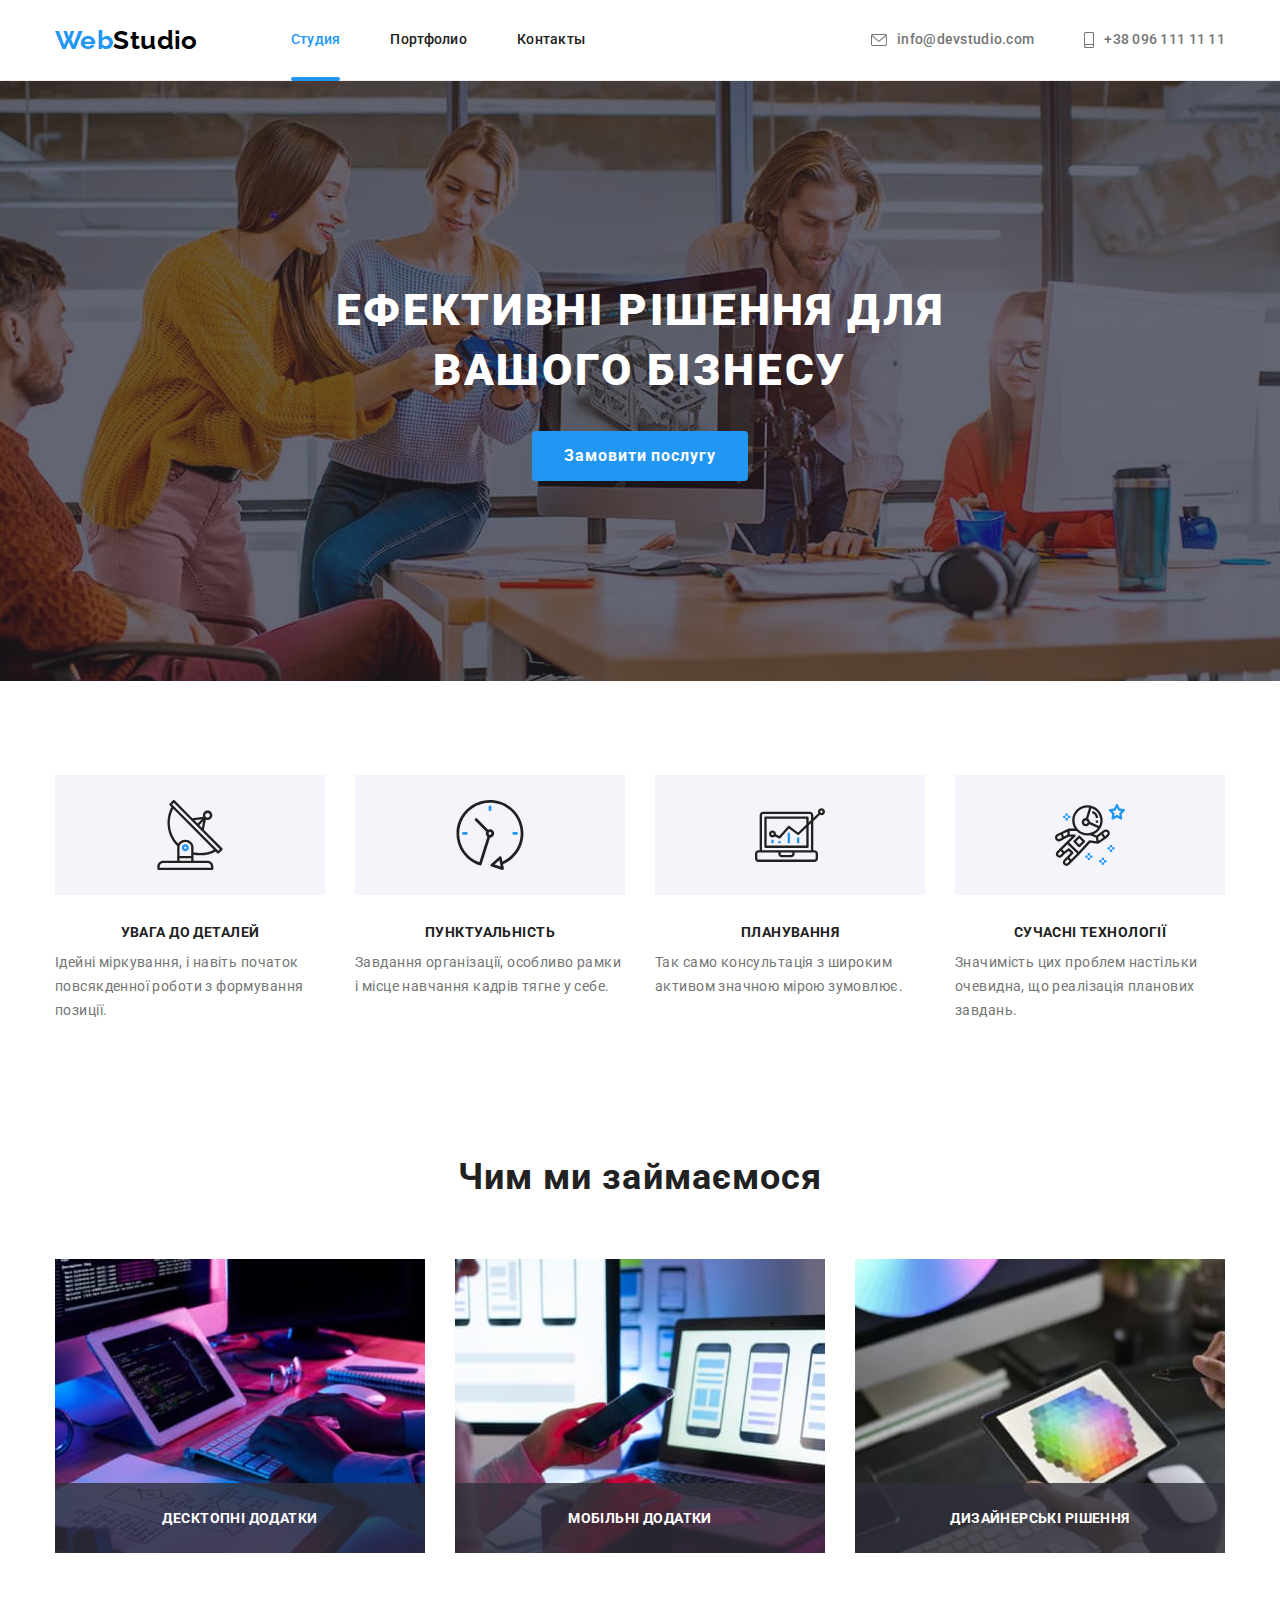
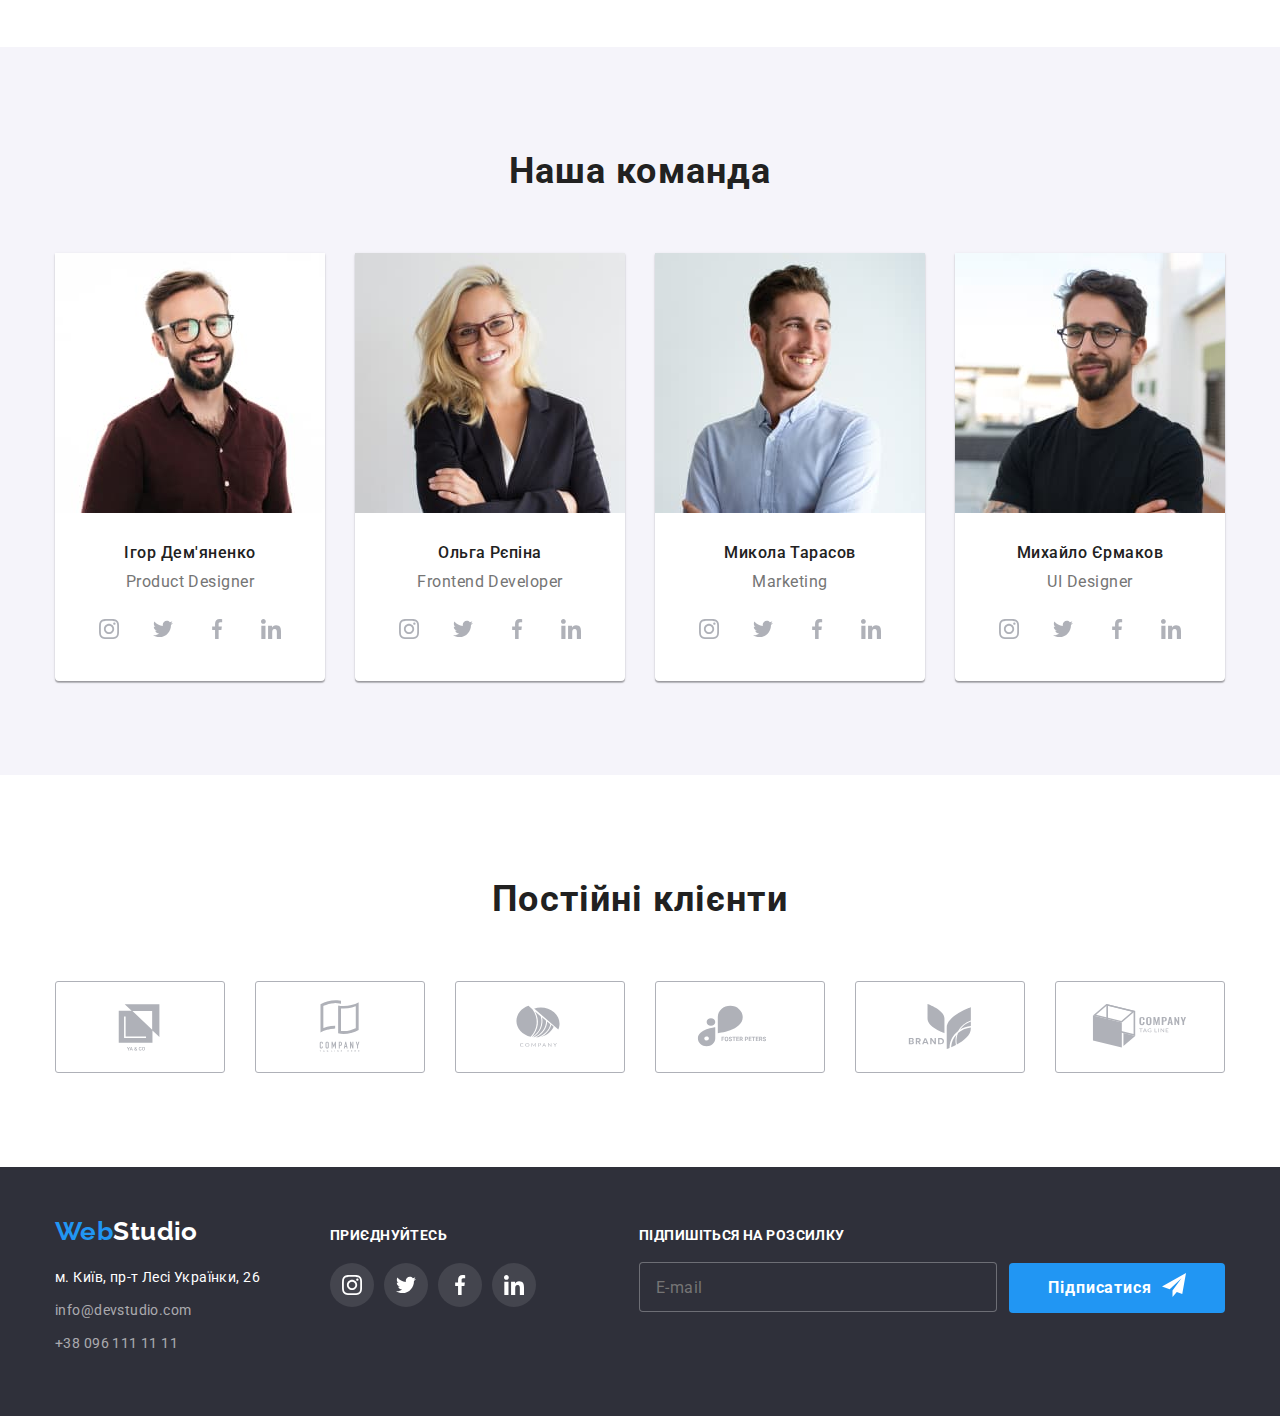
<file: index.html>
<!DOCTYPE html>
<html lang="uk">
  <head>
    <meta charset="UTF-8" />
    <meta http-equiv="X-UA-Compatible" content="IE=edge" />
    <meta name="viewport" content="width=device-width, initial-scale=1.0" />
    <link rel="preconnect" href="https://fonts.googleapis.com" />
    <link rel="preconnect" href="https://fonts.gstatic.com" crossorigin />
    <link
      href="https://fonts.googleapis.com/css2?family=Raleway:wght@700&family=Roboto:wght@400;500;700&display=swap"
      rel="stylesheet"
    />
    <title>WebStudio</title>
    <link
      rel="stylesheet"
      href="https://cdnjs.cloudflare.com/ajax/libs/modern-normalize/1.0.0/modern-normalize.min.css"
    />
    <link rel="stylesheet" href="./css/main.min.css" />
  </head>

  <body>
    <header class="header">
      <div class="container header__section">
        <nav class="header__nav">
          <a class="header__logo logo link" href="./index.html"
            >Web<span class="header__logo--black">Studio</span></a
          >
          <ul class="nav list">
            <li class="nav__item">
              <a class="nav__link link nav__link--current" href="./index.html"
                >Студия</a
              >
            </li>
            <li class="nav__item">
              <a class="nav__link link" href="./portfolio.html">Портфолио</a>
            </li>
            <li class="nav__item">
              <a class="nav__link link" href="">Контакты</a>
            </li>
          </ul>
        </nav>
        <ul class="header-contact header-contack__list list">
          <li class="header-contact__item">
            <a
              class="header-contact__link link"
              href="mailto:info@devstudio.com"
              ><svg class="header-contact__icon" width="16" height="12">
                <use href="./img/sprite.svg#icon-envelope"></use>
              </svg>
              info@devstudio.com</a
            >
          </li>
          <li class="header-contact__item">
            <a class="header-contact__link link" href="tel:+380961111111"
              ><svg class="header-contact__icon" width="10" height="16">
                <use href="./img/sprite.svg#icon-smartphone"></use>
              </svg>
              +38 096 111 11 11</a
            >
          </li>
        </ul>
        <button class="menu-open" data-menu-open>
          <svg class="menu-burger" width="40" height="40">
            <use href="./img/sprite.svg#icon-menu_40px"></use>
          </svg>
        </button>
      </div>
      <div class="mob-menu flex is-hidden" data-menu>
        <div>
          <button class="menu-close" data-menu-close>
            <svg class="menu-close" width="40" height="40">
              <use href="./img/sprite.svg#icon-close_40px"></use>
            </svg>
          </button>
          <ul class="mob-menu-list list">
            <li class="mob-menu-list__item">
              <a
                class="mob-menu-list__link link mob-menu-list__link--current"
                href="./index.html"
                >Студия</a
              >
            </li>
            <li class="mob-menu-list__item">
              <a class="mob-menu-list__link link" href="./portfolio.html"
                >Портфолио</a
              >
            </li>
            <li class="mob-menu-list__item">
              <a class="mob-menu-list__link link" href="">Контакты</a>
            </li>
          </ul>
        </div>
        <div class="mob-menu-list__down">
          <a class="mob-menu-list__tell link" href="tel:+380961111111">
            +38 096 111 11 11</a
          >
          <a class="mob-menu-list__mail link" href="mailto:info@devstudio.com"
            >info@devstudio.com</a
          >
          <ul class="mob-menu-list__social list">
            <li class="mob-menu-list__social-item">Instagram</li>
            <li class="mob-menu-list__social-item">Twitter</li>
            <li class="mob-menu-list__social-item">Facebook</li>
            <li class="mob-menu-list__social-item">LinkedIn</li>
          </ul>
        </div>
      </div>
    </header>

    <main>
      <!--Hero section-->
      <section class="hero-section">
        <h1 class="hero-title">Ефективні рішення для вашого бізнесу</h1>
        <button class="button" type="button" data-modal-open>
          Замовити послугу
        </button>
      </section>
      <!--Benefits section-->
      <section class="section">
        <div class="container">
          <h2 hidden>Наші переваги</h2>
          <ul class="benefits">
            <li class="benefits__item">
              <div class="benefits__icon">
                <svg width="70" height="70">
                  <use href="./img/sprite.svg#icon-antenna"></use>
                </svg>
              </div>
              <h3 class="benefits__title">Увага до деталей</h3>
              <p class="benefits__text">
                Ідейні міркування, і навіть початок повсякденної роботи з
                формування позиції.
              </p>
            </li>

            <li class="benefits__item">
              <div class="benefits__icon">
                <svg width="70" height="70">
                  <use href="./img/sprite.svg#icon-clock"></use>
                </svg>
              </div>
              <h3 class="benefits__title">Пунктуальність</h3>
              <p class="benefits__text">
                Завдання організації, особливо рамки і місце навчання кадрів
                тягне у себе.
              </p>
            </li>
            <li class="benefits__item">
              <div class="benefits__icon">
                <svg width="70" height="70">
                  <use href="./img/sprite.svg#icon-diagram"></use>
                </svg>
              </div>
              <h3 class="benefits__title">Планування</h3>
              <p class="benefits__text">
                Так само консультація з широким активом значною мірою зумовлює.
              </p>
            </li>
            <li class="benefits__item">
              <div class="benefits__icon">
                <svg width="70" height="70">
                  <use href="./img/sprite.svg#icon-astronaut"></use>
                </svg>
              </div>
              <h3 class="benefits__title">Сучасні технології</h3>
              <p class="benefits__text">
                Значимість цих проблем настільки очевидна, що реалізація
                планових завдань.
              </p>
            </li>
          </ul>
        </div>
      </section>
      <!--What we can section-->
      <section class="section samples">
        <div class="container">
          <h2 class="samples__title">Чим ми займаємося</h2>
          <ul class="samples__image">
            <li>
              <div class="samples__block">
                <picture>
                  <source srcset="./img/first.jpg 1x, ./img/first-2x.jpg 2x" />
                  <img src="./img/first.jpg" alt="first photo" />
                </picture>
                <div class="samples__text">
                  <p>Десктопні додатки</p>
                </div>
              </div>
            </li>
            <li>
              <div class="samples__block">
                <picture>
                  <source
                    srcset="./img/second.jpg 1x, ./img/second-2x.jpg 2x"
                  />
                  <img src="./img/second.jpg" alt="second photo" />
                </picture>
                <div class="samples__text">
                  <p>Мобільні додатки</p>
                </div>
              </div>
            </li>
            <li>
              <div class="samples__block">
                <picture>
                  <source srcset="./img/third.jpg 1x, ./img/third-2x.jpg 2x" />
                  <img src="./img/third.jpg" alt="third photo" />
                </picture>
                <div class="samples__text">
                  <p>Дизайнерські рішення</p>
                </div>
              </div>
            </li>
          </ul>
        </div>
      </section>
      <!--Team section-->
      <section class="section team">
        <div class="container">
          <h2 class="team__title">Наша команда</h2>
          <ul class="team__members">
            <li class="team__item">
              <picture>
                <source
                  srcset="./img/team1-desk.jpg 1x, ./img/team1-desk-2x.jpg 2x"
                  media="(min-width: 1200px)"
                />
                <source
                  srcset="./img/team1-tab.jpg 1x, ./img/team1-tab-2x.jpg 2x"
                  media="(min-width: 768px)"
                />
                <source
                  srcset="./img/team1-mob.jpg 1x, ./img/team1-mob-2x.jpg 2x"
                  media="(max-width: 767px)"
                />

                <img src="./img/team1-mob.jpg" alt="team1 photo" />
              </picture>

              <div class="member">
                <h3 class="member__title">Ігор Дем'яненко</h3>
                <p class="member__position">Product Designer</p>
                <ul class="social list">
                  <li class="social__icon">
                    <a href="" class="social__link">
                      <svg
                        viewBox="0 0 100 100"
                        width="20"
                        class="icon icon-instagram"
                      >
                        <use xlink:href="./img/sprite.svg#icon-instagram"></use>
                      </svg>
                    </a>
                  </li>
                  <li class="social__icon">
                    <a href="" class="social__link">
                      <svg
                        viewBox="0 0 100 100"
                        width="20"
                        class="icon icon-twitter"
                      >
                        <use xlink:href="./img/sprite.svg#icon-twitter"></use>
                      </svg>
                    </a>
                  </li>
                  <li class="social__icon">
                    <a href="" class="social__link">
                      <svg
                        viewBox="0 0 100 100"
                        width="20"
                        class="icon icon-facebook"
                      >
                        <use xlink:href="./img/sprite.svg#icon-facebook"></use>
                      </svg>
                    </a>
                  </li>
                  <li class="social__icon">
                    <a href="" class="social__link">
                      <svg
                        viewBox="0 0 100 100"
                        width="20"
                        class="icon icon-linkedin"
                      >
                        <use xlink:href="./img/sprite.svg#icon-linkedin"></use>
                      </svg>
                    </a>
                  </li>
                </ul>
              </div>
            </li>
            <li class="team__item">
              <picture>
                <source
                  srcset="./img/team2-desk.jpg 1x, ./img/team2-desk-2x.jpg 2x"
                  media="(min-width: 1200px)"
                />
                <source
                  srcset="./img/team2-tab.jpg 1x, ./img/team2-tab-2x.jpg 2x"
                  media="(min-width: 768px)"
                />
                <source
                  srcset="./img/team2-mob.jpg 1x, ./img/team2-mob-2x.jpg 2x"
                  media="(max-width: 767px)"
                />

                <img src="./img/team2-mob.jpg" alt="team2 photo" />
              </picture>
              <div class="member">
                <h3 class="member__title">Ольга Рєпіна</h3>
                <p class="member__position">Frontend Developer</p>
                <ul class="social list">
                  <li class="social__icon">
                    <a href="" class="social__link">
                      <svg
                        viewBox="0 0 100 100"
                        width="20"
                        class="icon icon-instagram"
                      >
                        <use xlink:href="./img/sprite.svg#icon-instagram"></use>
                      </svg>
                    </a>
                  </li>
                  <li class="social__icon">
                    <a href="" class="social__link">
                      <svg
                        viewBox="0 0 100 100"
                        width="20"
                        class="icon icon-twitter"
                      >
                        <use xlink:href="./img/sprite.svg#icon-twitter"></use>
                      </svg>
                    </a>
                  </li>
                  <li class="social__icon">
                    <a href="" class="social__link">
                      <svg
                        viewBox="0 0 100 100"
                        width="20"
                        class="icon icon-facebook"
                      >
                        <use xlink:href="./img/sprite.svg#icon-facebook"></use>
                      </svg>
                    </a>
                  </li>
                  <li class="social__icon">
                    <a href="" class="social__link">
                      <svg
                        viewBox="0 0 100 100"
                        width="20"
                        class="icon icon-linkedin"
                      >
                        <use xlink:href="./img/sprite.svg#icon-linkedin"></use>
                      </svg>
                    </a>
                  </li>
                </ul>
              </div>
            </li>
            <li class="team__item">
              <picture>
                <source
                  srcset="./img/team3-desk.jpg 1x, ./img/team3-desk-2x.jpg 2x"
                  media="(min-width: 1200px)"
                />
                <source
                  srcset="./img/team3-tab.jpg 1x, ./img/team3-tab-2x.jpg 2x"
                  media="(min-width: 768px)"
                />
                <source
                  srcset="./img/team3-mob.jpg 1x, ./img/team3-mob-2x.jpg 2x"
                  media="(max-width: 767px)"
                />

                <img src="./img/team3-mob.jpg" alt="team3 photo" />
              </picture>
              <div class="member">
                <h3 class="member__title">Микола Тарасов</h3>
                <p class="member__position">Marketing</p>
                <ul class="social list">
                  <li class="social__icon">
                    <a href="" class="social__link">
                      <svg
                        viewBox="0 0 100 100"
                        width="20"
                        class="icon icon-instagram"
                      >
                        <use xlink:href="./img/sprite.svg#icon-instagram"></use>
                      </svg>
                    </a>
                  </li>
                  <li class="social__icon">
                    <a href="" class="social__link">
                      <svg
                        viewBox="0 0 100 100"
                        width="20"
                        class="icon icon-twitter"
                      >
                        <use xlink:href="./img/sprite.svg#icon-twitter"></use>
                      </svg>
                    </a>
                  </li>
                  <li class="social__icon">
                    <a href="" class="social__link">
                      <svg
                        viewBox="0 0 100 100"
                        width="20"
                        class="icon icon-facebook"
                      >
                        <use xlink:href="./img/sprite.svg#icon-facebook"></use>
                      </svg>
                    </a>
                  </li>
                  <li class="social__icon">
                    <a href="" class="social__link">
                      <svg
                        viewBox="0 0 100 100"
                        width="20"
                        class="icon icon-linkedin"
                      >
                        <use xlink:href="./img/sprite.svg#icon-linkedin"></use>
                      </svg>
                    </a>
                  </li>
                </ul>
              </div>
            </li>
            <li class="team__item">
              <picture>
                <source
                  srcset="./img/team4-desk.jpg 1x, ./img/team4-desk-2x.jpg 2x"
                  media="(min-width: 1200px)"
                />
                <source
                  srcset="./img/team4-tab.jpg 1x, ./img/team4-tab-2x.jpg 2x"
                  media="(min-width: 768px)"
                />
                <source
                  srcset="./img/team4-mob.jpg 1x, ./img/team4-mob-2x.jpg 2x"
                  media="(max-width: 767px)"
                />

                <img src="./img/team4-mob.jpg" alt="team4 photo" />
              </picture>
              <div class="member">
                <h3 class="member__title">Михайло Єрмаков</h3>
                <p class="member__position">UI Designer</p>
                <ul class="social list">
                  <li class="social__icon">
                    <a href="" class="social__link">
                      <svg
                        viewBox="0 0 100 100"
                        width="20"
                        class="icon icon-instagram"
                      >
                        <use xlink:href="./img/sprite.svg#icon-instagram"></use>
                      </svg>
                    </a>
                  </li>
                  <li class="social__icon">
                    <a href="" class="social__link">
                      <svg
                        viewBox="0 0 100 100"
                        width="20"
                        class="icon icon-twitter"
                      >
                        <use xlink:href="./img/sprite.svg#icon-twitter"></use>
                      </svg>
                    </a>
                  </li>
                  <li class="social__icon">
                    <a href="" class="social__link">
                      <svg
                        viewBox="0 0 100 100"
                        width="20"
                        class="icon icon-facebook"
                      >
                        <use xlink:href="./img/sprite.svg#icon-facebook"></use>
                      </svg>
                    </a>
                  </li>
                  <li class="social__icon">
                    <a href="" class="social__link">
                      <svg
                        viewBox="0 0 100 100"
                        width="20"
                        class="icon icon-linkedin"
                      >
                        <use xlink:href="./img/sprite.svg#icon-linkedin"></use>
                      </svg>
                    </a>
                  </li>
                </ul>
              </div>
            </li>
          </ul>
        </div>
      </section>
    </main>
    <!--Our clients-->
    <section class="section">
      <div class="container">
        <h2 class="clients__title">Постійні клієнти</h2>
        <ul class="clients">
          <li class="clients__item">
            <a href="" class="clients__logo">
              <svg class="clients__icon" width="106px" height="60px">
                <use href="./img/sprite.svg#icon-Logo"></use>
              </svg>
            </a>
          </li>
          <li class="clients__item">
            <a href="" class="clients__logo">
              <svg class="clients__icon" width="106px" height="60px">
                <use href="./img/sprite.svg#icon-Logo-1"></use>
              </svg>
            </a>
          </li>
          <li class="clients__item">
            <a href="" class="clients__logo">
              <svg class="clients__icon" width="106px" height="60px">
                <use href="./img/sprite.svg#icon-Logo-2"></use>
              </svg>
            </a>
          </li>
          <li class="clients__item">
            <a href="" class="clients__logo">
              <svg class="clients__icon" width="106px" height="60px">
                <use href="./img/sprite.svg#icon-Logo-3"></use>
              </svg>
            </a>
          </li>
          <li class="clients__item">
            <a href="" class="clients__logo">
              <svg class="clients__icon" width="106px" height="60px">
                <use href="./img/sprite.svg#icon-Logo-4"></use>
              </svg>
            </a>
          </li>
          <li class="clients__item">
            <a href="" class="clients__logo">
              <svg class="clients__icon" width="106px" height="60px">
                <use href="./img/sprite.svg#icon-Logo-5"></use>
              </svg>
            </a>
          </li>
        </ul>
      </div>
    </section>
    <!--Footer-->
    <footer class="footer">
      <div class="container">
        <div class="footer__container">
          <div class="footer__tablet">
            <div class="footer__contacts">
              <a href="/index.html" class="footer__logo" lang="en">
                <span class="web">Web</span
                ><span class="footer-studio">Studio</span></a
              >
              <address>
                <ul>
                  <li class="footer__contact">
                    <a
                      href="https://goo.gl/maps/wk6n3xBfWeeEz1HY8"
                      target="_blank"
                      rel="noopener nofollow noreferrer"
                      class="address"
                    >
                      м. Київ, пр-т Лесі Українки, 26</a
                    >
                  </li>
                  <li class="footer__contact">
                    <a href="mailto:info@devstudio.com" class="footer__link"
                      >info@devstudio.com</a
                    >
                  </li>
                  <li class="footer__contact">
                    <a href="tel:+380961111111" class="footer__link"
                      >+38 096 111 11 11</a
                    >
                  </li>
                </ul>
              </address>
            </div>
            <div class="connect">
              <p class="connect__title">Приєднуйтесь</p>
              <div class="connect__container">
                <ul class="connect__items list">
                  <li>
                    <button class="connect__button">
                      <svg class="connect__icon">
                        <use href="./img/sprite.svg#icon-instagram"></use>
                      </svg>
                    </button>
                  </li>
                  <li>
                    <button class="connect__button">
                      <svg class="connect__icon">
                        <use href="./img/sprite.svg#icon-twitter"></use>
                      </svg>
                    </button>
                  </li>
                  <li>
                    <button class="connect__button">
                      <svg class="connect__icon">
                        <use href="./img/sprite.svg#icon-facebook"></use>
                      </svg>
                    </button>
                  </li>
                  <li>
                    <button class="connect__button">
                      <svg class="connect__icon">
                        <use href="./img/sprite.svg#icon-linkedin"></use>
                      </svg>
                    </button>
                  </li>
                </ul>
              </div>
            </div>
          </div>
          <div class="subscribe">
            <p class="connect__title">Підпишіться на розсилку</p>
            <form action="*" class="footer__subscription">
              <label for="email"></label>
              <input
                type="email"
                name="e-mail"
                id="e-mail"
                required
                placeholder="E-mail"
              />
              <button type="submit" class="subscribe__btn">
                Підписатися
                <svg width="24" height="24">
                  <use href="./img/sprite.svg#icon-icon-send"></use>
                </svg>
              </button>
            </form>
          </div>
        </div>
      </div>
    </footer>

    <!--Modal window-->
    <div class="backdrop is-hidden" data-modal>
      <div class="modal">
        <button type="button" class="close-button" data-modal-close>
          <svg width="30" height="30">
            <use href="./img/sprite.svg#icon-close"></use>
          </svg>
        </button>
        <p class="modal-title">Залиште свої дані, ми вам передзвонимо</p>
        <form action="*" class="modal-form">
          <div class="form-element">
            <label for="name">Ім'я</label>
            <div class="input-wrap">
              <input type="text" name="name" id="name" required />
              <svg width="18" height="18">
                <use href="./img/sprite.svg#icon-person-black"></use>
              </svg>
            </div>
          </div>
          <div class="form-element">
            <label for="tel">Телефон</label>
            <div class="input-wrap">
              <input type="tel" name="tel" id="tel" required />
              <svg width="18" height="18">
                <use href="./img/sprite.svg#icon-phone-black"></use>
              </svg>
            </div>
          </div>
          <div class="form-element">
            <label for="email">Пошта</label>
            <div class="input-wrap">
              <input type="email" name="email" id="email" required />
              <svg width="18" height="18">
                <use href="./img/sprite.svg#icon-email-black"></use>
              </svg>
            </div>
          </div>
          <div class="form-element">
            <label for="comment">Коментар</label>
            <textarea
              class="comment"
              name="comment"
              id="comment"
              cols="30"
              rows="10"
              placeholder="Введіть текст"
            ></textarea>
          </div>
          <div class="accept">
            <input
              type="checkbox"
              id="accept"
              name="accept"
              class="visually-hidden"
              required
            />
            <label for="accept" class="div-conditions">
              <div class="checkbox">
                <svg width="15" height="15">
                  <use href="./img/sprite.svg#icon-Vector"></use>
                </svg>
              </div>
              Погоджуюся з розсилкою та приймаю
              <a href="" class="conditions"><span>Умови договору</span></a>
            </label>
          </div>
          <button type="submit" class="submit-btn">Відправити</button>
        </form>
      </div>
    </div>
    <!-- Connecting to modal-window -->
    <script src="./js/modal.js"></script>
    <!-- Connecting to mobile-menu -->
    <script src="./js/mobile-menu.js"></script>
  </body>
</html>
</file>
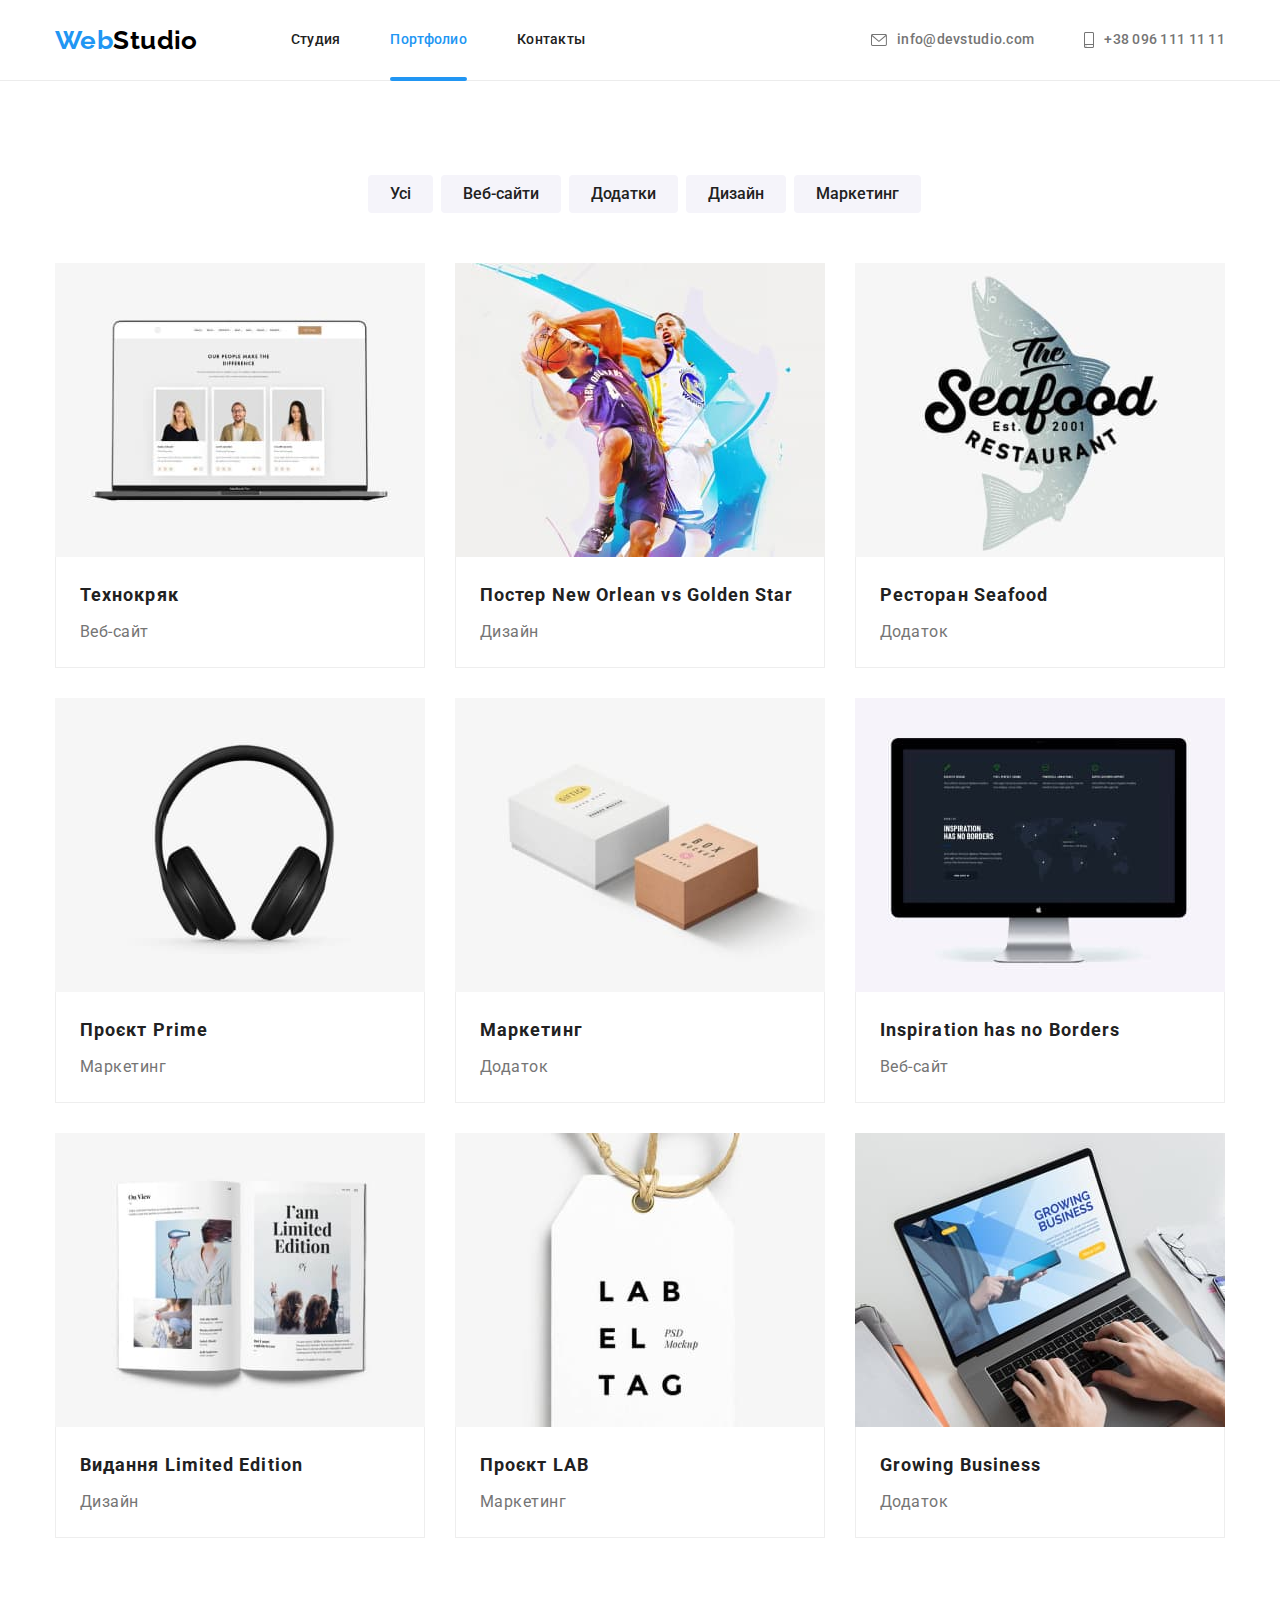
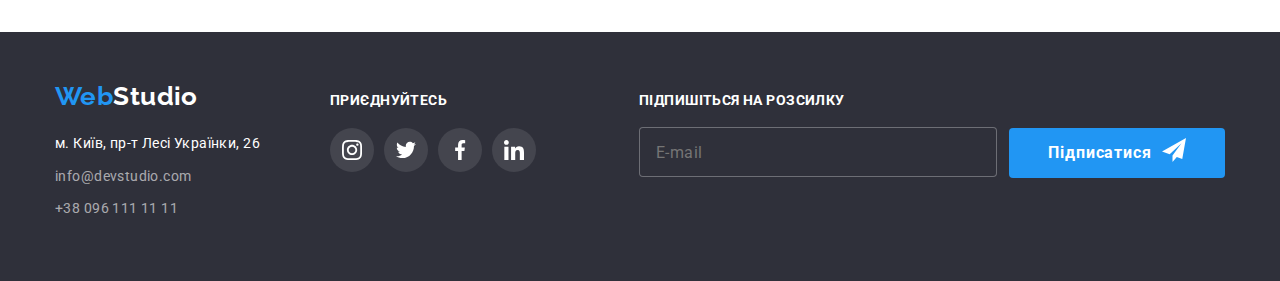
<file: portfolio.html>
<!DOCTYPE html>
<html lang="uk">
  <head>
    <meta charset="UTF-8" />
    <meta http-equiv="X-UA-Compatible" content="IE=edge" />
    <meta name="viewport" content="width=device-width, initial-scale=1.0" />
    <link rel="preconnect" href="https://fonts.googleapis.com">
    <link rel="preconnect" href="https://fonts.gstatic.com" crossorigin>
    <link href="https://fonts.googleapis.com/css2?family=Raleway:wght@700&family=Roboto:wght@400;500;700&display=swap"
        rel="stylesheet">
    <title>Portfolio</title>
    <link rel="stylesheet" href="https://cdnjs.cloudflare.com/ajax/libs/modern-normalize/1.0.0/modern-normalize.min.css" />
    <link rel="stylesheet" href="./css/main.min.css">
    <header class="header">
      <div class="container header__section">
        <nav class="header__nav">
          <a class="header__logo logo link" href="./index.html">Web<span class="header__logo--black">Studio</span></a>
          <ul class="nav list">
            <li class="nav__item">
              <a class="nav__link link" href="./index.html">Студия</a>
            </li>
            <li class="nav__item">
              <a class="nav__link link nav__link--current" href="./portfolio.html">Портфолио</a>
            </li>
            <li class="nav__item">
              <a class="nav__link link" href="">Контакты</a>
            </li>
          </ul>
        </nav>
        <ul class="header-contact header-contack__list list">
          <li class="header-contact__item">
            <a class="header-contact__link link" href="mailto:info@devstudio.com"><svg class="header-contact__icon"
                width="16" height="12">
                <use href="./img/sprite.svg#icon-envelope"></use>
              </svg>
              info@devstudio.com</a>
          </li>
          <li class="header-contact__item">
            <a class="header-contact__link link" href="tel:+380961111111"><svg class="header-contact__icon" width="10"
                height="16">
                <use href="./img/sprite.svg#icon-smartphone"></use>
              </svg>
              +38 096 111 11 11</a>
          </li>
        </ul>
        <button class="menu-open" data-menu-open>
          <svg class="menu-burger" width="40" height="40">
            <use href="./img/sprite.svg#icon-menu_40px"></use>
          </svg>
        </button>
      </div>
      <div class="mob-menu flex is-hidden" data-menu>
        <div>
          <button class="menu-close" data-menu-close>
            <svg class="menu-close" width="40" height="40">
              <use href="./img/sprite.svg#icon-close_40px"></use>
            </svg>
          </button>
          <ul class="mob-menu-list list">
            <li class="mob-menu-list__item">
              <a class="mob-menu-list__link link mob-menu-list__link--current" href="./index.html">Студия</a>
            </li>
            <li class="mob-menu-list__item">
              <a class="mob-menu-list__link link" href="./portfolio.html">Портфолио</a>
            </li>
            <li class="mob-menu-list__item">
              <a class="mob-menu-list__link link" href="">Контакты</a>
            </li>
          </ul>
        </div>
        <div class="mob-menu-list__down">
          <a class="mob-menu-list__tell link" href="tel:+380961111111">
            +38 096 111 11 11</a>
          <a class="mob-menu-list__mail link" href="mailto:info@devstudio.com">info@devstudio.com</a>
          <ul class="mob-menu-list__social list">
            <li class="mob-menu-list__social-item">Instagram</li>
            <li class="mob-menu-list__social-item">Twitter</li>
            <li class="mob-menu-list__social-item">Facebook</li>
            <li class="mob-menu-list__social-item">LinkedIn</li>
          </ul>
        </div>
      </div>
    </header>
    <!--Portfolio-->
    <main class="section">
      <div class="container">
      <h1 hidden>Наші роботи</h1>
      <ul class="portfolio-buttons">
        <li><button type="button" class="portfolio-button">Усі</button></li>
        <li><button type="button" class="portfolio-button">Веб-сайти</button></li>
        <li><button type="button" class="portfolio-button">Додатки</button></li>
        <li><button type="button" class="portfolio-button">Дизайн</button></li>
        <li><button type="button" class="portfolio-button">Маркетинг</button></li>
      </ul>
      <ul class="portfolio-container">
        <li class="portfolio-element">
          <a href="" class="portfolio-link">
            <div class="portfolio-image">
          <img src="./img/portfolio-1.jpg" alt="portfolio-1" width="370" />
          <div class="text-focus">
            <p> Ресурс пропонує комплексні пропозиції з різним рівнем функціоналу та сервісів. Все це дозволить відвідувачу отримати
            вичерпні відомості про компанію чи приватну особу.</p>
          </div>
        </div>
          <div class="example">
          <h2 class="example-title">Технокряк</h2>
          <p class="example-text">Веб-сайт</p>
          </div></a>
        </li>
        <li class="portfolio-element">
          <a href="" class="portfolio-link">
            <div class="portfolio-image">
          <img src="./img/portfolio-2.jpg" alt="portfolio-2" width="370" />
        <div class="text-focus">
          <p> Ресурс пропонує комплексні пропозиції з різним рівнем функціоналу та сервісів. Все це дозволить відвідувачу
            отримати
            вичерпні відомості про компанію чи приватну особу.</p>
        </div>
        </div>
          <div class="example">
          <h2 class="example-title">Постер New Orlean vs Golden Star</h2>
          <p class="example-text">Дизайн</p>
          </div></a>
        </li>
        <li class="portfolio-element">
          <a href="" class="portfolio-link">
            <div class="portfolio-image">
          <img src="./img/portfolio-3.jpg" alt="portfolio-3" width="370" />
          
        <div class="text-focus">
          <p> Ресурс пропонує комплексні пропозиції з різним рівнем функціоналу та сервісів. Все це дозволить відвідувачу
            отримати
            вичерпні відомості про компанію чи приватну особу.</p>
        </div>
      </div>
          <div class="example">
          <h2 class="example-title">Ресторан Seafood</h2>
          <p class="example-text">Додаток</p>
          </div></a>
        </li>
        <li class="portfolio-element">
          <a href="" class="portfolio-link">
            <div class="portfolio-image">
          <img src="./img/portfolio-4.jpg" alt="portfolio-4" width="370" />
          <div class="text-focus">
            <p> Ресурс пропонує комплексні пропозиції з різним рівнем функціоналу та сервісів. Все це дозволить відвідувачу
              отримати
              вичерпні відомості про компанію чи приватну особу.</p>
          </div></div>
          <div class="example">
          <h2 class="example-title">Проєкт Prime</h2>
          <p class="example-text">Маркетинг</p>
          </div></a>
        </li>
        <li class="portfolio-element">
          <a href="" class="portfolio-link">
            <div class="portfolio-image">
          <img src="./img/portfolio-5.jpg" alt="portfolio-5" width="370" />
          <div class="text-focus">
            <p> Ресурс пропонує комплексні пропозиції з різним рівнем функціоналу та сервісів. Все це дозволить відвідувачу
              отримати
              вичерпні відомості про компанію чи приватну особу.</p>
          </div></div>
          <div class="example">
          <h2 class="example-title">Маркетинг</h2>
          <p class="example-text">Додаток</p>
          </div></a>
        </li>
        <li class="portfolio-element">
          <a href="" class="portfolio-link">
            <div class="portfolio-image">
          <img src="./img/portfolio-6.jpg" alt="portfolio-6" width="370" />
          <div class="text-focus">
            <p> Ресурс пропонує комплексні пропозиції з різним рівнем функціоналу та сервісів. Все це дозволить відвідувачу
              отримати
              вичерпні відомості про компанію чи приватну особу.</p>
          </div></div>
          <div class="example">
          <h2 class="example-title">Inspiration has no Borders</h2>
          <p class="example-text">Веб-сайт</p>
          </div></a>
        </li>
        <li class="portfolio-element">
          <a href="" class="portfolio-link">
            <div class="portfolio-image">
          <img src="./img/portfolio-7.jpg" alt="portfolio-7" width="370" />
          <div class="text-focus">
            <p> Ресурс пропонує комплексні пропозиції з різним рівнем функціоналу та сервісів. Все це дозволить відвідувачу
              отримати
              вичерпні відомості про компанію чи приватну особу.</p>
          </div></div>
          <div class="example">
          <h2 class="example-title">Видання Limited Edition</h2>
          <p class="example-text">Дизайн</p>
          </div></a>
        </li>
        <li class="portfolio-element">
          <a href="" class="portfolio-link">
            <div class="portfolio-image">
          <img src="./img/portfolio-8.jpg" alt="portfolio-8" width="370" />
          <div class="text-focus">
            <p> Ресурс пропонує комплексні пропозиції з різним рівнем функціоналу та сервісів. Все це дозволить відвідувачу
              отримати
              вичерпні відомості про компанію чи приватну особу.</p>
          </div></div>
          <div class="example">
          <h2 class="example-title">Проєкт LAB</h2>
          <p class="example-text">Маркетинг</p>
          </div></a>
        </li>
        <li class="portfolio-element">
          <a href="" class="portfolio-link">
            <div class="portfolio-image">
          <img src="./img/portfolio-9.jpg" alt="portfolio-9" width="370" />
          <div class="text-focus">
            <p> Ресурс пропонує комплексні пропозиції з різним рівнем функціоналу та сервісів. Все це дозволить відвідувачу
              отримати
              вичерпні відомості про компанію чи приватну особу.</p>
          </div></div>
          <div class="example">
          <h2 class="example-title">Growing Business</h2>
          <p class="example-text">Додаток</p>
          </div></a>
        </li>
      </ul>
      </div>
    </main>
    <!--Contacts-->
    <footer class="footer">
      <div class="container">
        <div class="footer__container">
          <div class="footer__contacts">
            <a href="/index.html" class="footer__logo" lang="en">
              <span class="web">Web</span><span class="footer-studio">Studio</span></a>
            <address>
              <ul>
                <li class="footer__contact">
                  <a href="https://goo.gl/maps/wk6n3xBfWeeEz1HY8" target="_blank" rel="noopener nofollow noreferrer"
                    class="address">
                    м. Київ, пр-т Лесі Українки, 26</a>
                </li>
                <li class="footer__contact">
                  <a href="mailto:info@devstudio.com" class="footer__link">info@devstudio.com</a>
                </li>
                <li class="footer__contact">
                  <a href="tel:+380961111111" class="footer__link">+38 096 111 11 11</a>
                </li>
              </ul>
            </address>
          </div>
          <div class="connect">
            <p class="connect__title">Приєднуйтесь</p>
            <div class="connect__container">
              <ul class="connect__items list">
                <li>
                  <button class="connect__button">
                    <svg class="connect__icon">
                      <use href="./img/sprite.svg#icon-instagram"></use>
                    </svg>
                  </button>
                </li>
                <li>
                  <button class="connect__button">
                    <svg class="connect__icon">
                      <use href="./img/sprite.svg#icon-twitter"></use>
                    </svg>
                  </button>
                </li>
                <li>
                  <button class="connect__button">
                    <svg class="connect__icon">
                      <use href="./img/sprite.svg#icon-facebook"></use>
                    </svg>
                  </button>
                </li>
                <li>
                  <button class="connect__button">
                    <svg class="connect__icon">
                      <use href="./img/sprite.svg#icon-linkedin"></use>
                    </svg>
                  </button>
                </li>
              </ul>
            </div>
          </div>
          <div class="subscribe">
            <p class="connect__title">Підпишіться на розсилку</p>
            <form action="" class="footer__subscription">
              <label for="email"></label>
              <input type="email" name="e-mail" id="e-mail" required placeholder="E-mail" />
              <button type="submit" class="subscribe__btn">
                Підписатися
                <svg width="24" height="24">
                  <use href="./img/sprite.svg#icon-icon-send"></use>
                </svg>
              </button>
            </form>
          </div>
        </div>
      </div>
    </footer>
  </body>
</html>
</file>
<file: css/main.min.css>
:root{--primary-text-color: #757575;--title-text-color: #212121;--white-text-color: #ffffff;--accent-color: #2196f3;--primary-background-color: #ffffff;--second-bcg-color: #f5f4fa;--secondary-bcg-studio: #2f303a;--secondary-text-color: #000000}h1,h2,h3,h4,h5,h6,ul,p{margin:0;padding:0}ul{padding-left:0;list-style:none}body{background-color:var(--primary-background-color);color:var(--primary-text-color);font-family:Roboto,sans-serif;font-size:14px;letter-spacing:.03em}a{text-decoration:none}img{display:block;max-width:100%;height:auto}.section{padding-top:60px;padding-bottom:60px}@media screen and (min-width: 1200px){.section{padding-top:94px;padding-bottom:94px}}.button{font-size:16px;font-weight:700;line-height:1.88;display:block;margin:0 auto;padding-top:10px;padding-bottom:10px;background-color:var(--accent-color);font-family:inherit;width:200px;letter-spacing:.06em;color:var(--primary-background-color);border:var(--accent-color);border-radius:4px;cursor:pointer}@media screen and (min-width: 1200px){.button{width:216px}}.container{margin:0 auto 0 auto;padding:0 15px 0 15px}@media screen and (min-width: 480px){.container{width:480px}}@media screen and (min-width: 768px){.container{width:768px}}@media screen and (min-width: 1200px){.container{width:1200px}}.header{border-bottom:1px solid #ececec}@media screen and (max-width: 767px){.header{padding-top:16px;padding-bottom:16px}}.header__section{display:-webkit-box;display:-ms-flexbox;display:flex;-webkit-box-align:center;-ms-flex-align:center;align-items:center;-webkit-box-pack:justify;-ms-flex-pack:justify;justify-content:space-between;padding-left:15px;padding-right:15px}@media screen and (max-width: 767px){.header__section{max-width:767px}}.header__nav{display:-webkit-box;display:-ms-flexbox;display:flex;-webkit-box-align:center;-ms-flex-align:center;align-items:center}.logo{font-family:Raleway;font-weight:700;font-size:24px;line-height:1.17;-webkit-box-align:center;-ms-flex-align:center;align-items:center;text-align:center;color:var(--accent-color)}@media screen and (min-width: 1200px){.logo{font-size:26px;line-height:1.19}}.header__logo{margin-right:93px}.header__logo--black{color:var(--secondary-text-color)}.nav{display:-webkit-box;display:-ms-flexbox;display:flex}@media screen and (max-width: 767px){.nav{display:none}}.nav__item:not(:last-child){margin-right:50px}.nav__link{display:block;padding-top:32px;padding-bottom:32px;font-weight:500;font-size:14px;line-height:1.14;letter-spacing:.02em;color:var(--title-text-color);position:relative;-webkit-transition:color 250ms cubic-bezier(0.4, 0, 0.2, 1);transition:color 250ms cubic-bezier(0.4, 0, 0.2, 1)}.nav__link:focus,.nav__link:hover{color:var(--accent-color)}.nav__link--current{color:var(--accent-color)}.nav__link--current::after{position:absolute;display:block;content:"";width:100%;height:4px;border-radius:2px;bottom:-1px;background-color:var(--accent-color)}.header-contact{display:-webkit-box;display:-ms-flexbox;display:flex}@media screen and (max-width: 767px){.header-contact{display:none}}@media screen and (min-width: 768px)and (max-width: 1199px){.header-contact{-webkit-box-orient:vertical;-webkit-box-direction:normal;-ms-flex-direction:column;flex-direction:column;-ms-flex-line-pack:center;align-content:center}}.header-contack__list{margin-left:auto}.header-contact__item+.header-contact__item{margin-left:50px}@media screen and (min-width: 768px)and (max-width: 1199px){.header-contact__item+.header-contact__item{margin-left:0px}}@media screen and (min-width: 768px)and (max-width: 1199px){.header-contact__item{margin-left:0px}}.header-contact__link{display:-webkit-inline-box;display:-ms-inline-flexbox;display:inline-flex;padding:32px 0px 32px;-webkit-box-align:center;-ms-flex-align:center;align-items:center;font-weight:500;font-size:14px;line-height:1.14;letter-spacing:.02em;color:var(--primary-text-color);-webkit-transition:color 250ms cubic-bezier(0.4, 0, 0.2, 1);transition:color 250ms cubic-bezier(0.4, 0, 0.2, 1)}.header-contact__link:hover,.header-contact__link:focus{color:var(--accent-color)}@media screen and (min-width: 768px)and (max-width: 1199px){.header-contact__link{padding:0}}@media screen and (min-width: 768px)and (max-width: 1199px){.header-contact__item:not(:last-child){margin-bottom:10px}}.header-contact__icon{margin-right:10px;fill:currentColor}.mob-menu{width:100vw;height:100vh;position:fixed;background-color:#fff;top:0;right:0;padding:15px 10px 48px 40px;z-index:999}.flex{display:-webkit-box;display:-ms-flexbox;display:flex;-webkit-box-orient:vertical;-webkit-box-direction:normal;-ms-flex-direction:column;flex-direction:column;-webkit-box-pack:justify;-ms-flex-pack:justify;justify-content:space-between}.menu-open{display:-webkit-box;display:-ms-flexbox;display:flex;-webkit-box-align:center;-ms-flex-align:center;align-items:center;-webkit-box-pack:center;-ms-flex-pack:center;justify-content:center;width:40px;height:40px;background-color:rgba(0,0,0,0);color:#212121;border:none;margin-left:auto;cursor:pointer}.menu-open:hover,.menu-open:focus{fill:var(--accent-color)}@media screen and (min-width: 768px){.menu-open{display:none}}.menu-close{display:-webkit-box;display:-ms-flexbox;display:flex;-webkit-box-align:center;-ms-flex-align:center;align-items:center;-webkit-box-pack:center;-ms-flex-pack:center;justify-content:center;background-color:rgba(0,0,0,0);color:#212121;border:none;margin-left:auto;cursor:pointer}.menu-close:hover,.menu-close:focus{fill:var(--accent-color)}.mob-menu-list__item:not(:last-child){margin-bottom:32px}.mob-menu-list__link{font-family:Roboto;font-weight:500;font-size:40px;line-height:1.18;letter-spacing:.02em;color:#212121}.mob-menu-list__link:focus,.mob-menu-list__link:hover{color:var(--accent-color)}.mob-menu-list__link--current{color:var(--accent-color)}.mob-menu-list__tell{display:block;margin-bottom:32px;font-family:Roboto;font-style:normal;font-weight:500;font-size:34px;line-height:1.18;letter-spacing:.02em;color:#2196f3}.mob-menu-list__mail{display:block;font-family:Roboto;font-style:normal;font-weight:500;font-size:24px;line-height:1.17;letter-spacing:.02em;color:#757575;margin-bottom:64px}.mob-menu-list__social{display:-webkit-box;display:-ms-flexbox;display:flex;-webkit-box-orient:horizontal;-webkit-box-direction:normal;-ms-flex-direction:row;flex-direction:row;-webkit-column-gap:20px;-moz-column-gap:20px;column-gap:20px}.mob-menu-list__social-item{position:relative;font-weight:500;font-size:18px;line-height:1.22;letter-spacing:.02em;color:#2196f3}.mob-menu-list__social-item:not(:first-child)::before{content:"";display:block;position:absolute;top:0;left:-10px;width:1px;height:22px;background-color:rgba(33,33,33,.2)}.mob-menu.is-hidden{opacity:0;visibility:hidden;pointer-events:none}.hero-section{max-width:1600px;height:400px;margin-left:auto;margin-right:auto;padding-top:118px;padding-bottom:118px;background-position:center;background-image:-webkit-gradient(linear, left top, right top, from(rgba(47, 48, 58, 0.4)), to(rgba(47, 48, 58, 0.4))),url(../img/hero-background-mob.jpg);background-image:linear-gradient(to right, rgba(47, 48, 58, 0.4), rgba(47, 48, 58, 0.4)),url(../img/hero-background-mob.jpg);background-repeat:no-repeat;background-position:center;background-size:cover;background-color:var(--secondary-bcg-studio)}@media(min-device-pixel-ratio: 2),(-webkit-min-device-pixel-ratio: 2),(min-resolution: 192dpi),(min-resolution: 2dppx){.hero-section{background-image:-webkit-gradient(linear, left top, right top, from(rgba(47, 48, 58, 0.4)), to(rgba(47, 48, 58, 0.4))),url(../img/hero-background-mob-2.jpg);background-image:linear-gradient(to right, rgba(47, 48, 58, 0.4), rgba(47, 48, 58, 0.4)),url(../img/hero-background-mob-2.jpg)}}@media screen and (min-width: 768px){.hero-section{background-image:-webkit-gradient(linear, left top, right top, from(rgba(47, 48, 58, 0.4)), to(rgba(47, 48, 58, 0.4))),url(../img/hero-background-tab.jpg);background-image:linear-gradient(to right, rgba(47, 48, 58, 0.4), rgba(47, 48, 58, 0.4)),url(../img/hero-background-tab.jpg)}}@media screen and (min-width: 768px)and (min-device-pixel-ratio: 2),screen and (min-width: 768px)and (-webkit-min-device-pixel-ratio: 2),screen and (min-width: 768px)and (min-resolution: 192dpi),screen and (min-width: 768px)and (min-resolution: 2dppx){.hero-section{background-image:-webkit-gradient(linear, left top, right top, from(rgba(47, 48, 58, 0.4)), to(rgba(47, 48, 58, 0.4))),url(../img/hero-background-tab-2.jpg);background-image:linear-gradient(to right, rgba(47, 48, 58, 0.4), rgba(47, 48, 58, 0.4)),url(../img/hero-background-tab-2.jpg)}}@media screen and (min-width: 1200px){.hero-section{padding-top:200px;padding-bottom:200px;height:600px;background-image:-webkit-gradient(linear, left top, right top, from(rgba(47, 48, 58, 0.4)), to(rgba(47, 48, 58, 0.4))),url(../img/hero-background.jpg);background-image:linear-gradient(to right, rgba(47, 48, 58, 0.4), rgba(47, 48, 58, 0.4)),url(../img/hero-background.jpg)}}@media screen and (min-width: 1200px)and (min-device-pixel-ratio: 2),screen and (min-width: 1200px)and (-webkit-min-device-pixel-ratio: 2),screen and (min-width: 1200px)and (min-resolution: 192dpi),screen and (min-width: 1200px)and (min-resolution: 2dppx){.hero-section{background-image:-webkit-gradient(linear, left top, right top, from(rgba(47, 48, 58, 0.4)), to(rgba(47, 48, 58, 0.4))),url(../img/hero-background-2.jpg);background-image:linear-gradient(to right, rgba(47, 48, 58, 0.4), rgba(47, 48, 58, 0.4)),url(../img/hero-background-2.jpg)}}.hero-title{font-size:26px;font-weight:900;line-height:1.62;max-width:696px;text-align:center;letter-spacing:.06em;text-transform:uppercase;color:var(--primary-background-color);margin:0 auto;margin-bottom:30px}@media screen and (min-width: 1200px){.hero-title{font-size:44px;font-weight:900;line-height:1.36;width:696px}}.benefits{width:100%}@media screen and (min-width: 768px){.benefits{display:-webkit-box;display:-ms-flexbox;display:flex;-ms-flex-wrap:wrap;flex-wrap:wrap;gap:30px}}@media screen and (min-width: 768px){.benefits__item{-ms-flex-preferred-size:calc((100% - 30px)/2);flex-basis:calc((100% - 30px)/2)}}@media screen and (min-width: 1200px){.benefits__item{-ms-flex-preferred-size:calc((100% - 90px)/4);flex-basis:calc((100% - 90px)/4)}}.benefits__icon{display:-webkit-box;display:-ms-flexbox;display:flex;margin-bottom:30px;-webkit-box-align:center;-ms-flex-align:center;align-items:center;-webkit-box-pack:center;-ms-flex-pack:center;justify-content:center;height:120px;background-color:var(--second-bcg-color)}.benefits__title{font-size:14px;font-weight:700;line-height:1.14;margin-bottom:10px;letter-spacing:.03em;text-transform:uppercase;text-align:center;color:var(--title-text-color)}.benefits__text{margin-bottom:30px;font-weight:400;line-height:1.71;letter-spacing:.03em;color:var(--primary-text-color)}.samples{display:none}@media screen and (min-width: 1200px){.samples{display:block;padding-top:0px}}.samples__title,.team__title,.clients__title{font-size:28px;font-weight:700;line-height:1.71;text-align:center;letter-spacing:.03em;color:var(--title-text-color);margin-bottom:30px}@media screen and (min-width: 1200px){.samples__title,.team__title,.clients__title{font-size:36px;font-weight:700;line-height:1.72;margin-bottom:50px}}.samples__image{display:-webkit-box;display:-ms-flexbox;display:flex;gap:30px}img{display:block;max-width:100%;height:auto}.samples__block{display:block;position:relative}.samples__text{display:-webkit-box;display:-ms-flexbox;display:flex;-webkit-box-pack:center;-ms-flex-pack:center;justify-content:center;-webkit-box-align:center;-ms-flex-align:center;align-items:center;position:absolute;bottom:0;right:0;width:100%;height:70px;font-weight:700;color:var(--primary-background-color);background:rgba(47,48,58,.8);text-transform:uppercase}.team__members{display:block}@media screen and (min-width: 768px){.team__members{display:-webkit-box;display:-ms-flexbox;display:flex;-ms-flex-wrap:wrap;flex-wrap:wrap;gap:30px}}.team{background-color:var(--second-bcg-color)}.member{padding-top:30px;padding-bottom:24px}@media screen and (min-width: 1200px){.member{padding-bottom:30px}}.member__title{font-size:16px;font-weight:500;line-height:1.19;display:block;margin-bottom:10px;letter-spacing:.03em;text-align:center;color:var(--title-text-color)}.member__position{font-size:16px;font-weight:400;line-height:1.19;display:block;margin-bottom:16px;letter-spacing:.03em;text-align:center;color:var(--primary-text-color)}.team__item{background-color:var(--primary-background-color);-webkit-box-shadow:0px 1px 3px rgba(0,0,0,.12),0px 1px 1px rgba(0,0,0,.14),0px 2px 1px rgba(0,0,0,.2);box-shadow:0px 1px 3px rgba(0,0,0,.12),0px 1px 1px rgba(0,0,0,.14),0px 2px 1px rgba(0,0,0,.2);border-radius:0px 0px 4px 4px}@media screen and (min-width: 768px){.team__item{display:-webkit-box;display:-ms-flexbox;display:flex;-ms-flex-wrap:wrap;flex-wrap:wrap;width:354px;-webkit-box-align:center;-ms-flex-align:center;align-items:center;-ms-flex-line-pack:center;align-content:center;-webkit-box-pack:center;-ms-flex-pack:center;justify-content:center}}@media screen and (min-width: 1200px){.team__item{width:270px}}@media screen and (max-width: 767px){.team__item:not(:last-child){margin-bottom:30px}}.social{display:-webkit-box;display:-ms-flexbox;display:flex;-webkit-box-pack:center;-ms-flex-pack:center;justify-content:center}.social__icon{display:-webkit-box;display:-ms-flexbox;display:flex;-webkit-box-align:center;-ms-flex-align:center;align-items:center}.social__icon:not(:first-child){margin-left:10px}.social__link{display:-webkit-box;display:-ms-flexbox;display:flex;width:44px;height:44px;background:var(--primary-background-color);border-radius:50%;-webkit-box-pack:center;-ms-flex-pack:center;justify-content:center}.social__link:hover{background-color:var(--accent-color);-webkit-transition:background-color 250ms cubic-bezier(0.4, 0, 0.2, 1);transition:background-color 250ms cubic-bezier(0.4, 0, 0.2, 1)}.social__link svg{fill:#afb1b8}.social__link:hover svg{fill:var(--primary-background-color);-webkit-transition:fill 250ms cubic-bezier(0.4, 0, 0.2, 1);transition:fill 250ms cubic-bezier(0.4, 0, 0.2, 1)}.clients{display:-webkit-box;display:-ms-flexbox;display:flex;-ms-flex-wrap:wrap;flex-wrap:wrap;-webkit-box-pack:center;-ms-flex-pack:center;justify-content:center;-webkit-box-align:center;-ms-flex-align:center;align-items:center;grid-gap:30px}@media screen and (min-width: 1200px){.clients{-ms-flex-wrap:nowrap;flex-wrap:nowrap}}@media screen and (max-width: 767px){.clients__item{width:210px}}@media screen and (min-width: 768px){.clients__item{width:226px}}@media screen and (min-width: 1200px){.clients__item{width:170px}}.clients__logo{display:-webkit-box;display:-ms-flexbox;display:flex;-webkit-box-pack:center;-ms-flex-pack:center;justify-content:center;-webkit-box-align:center;-ms-flex-align:center;align-items:center;height:92px;border:1px solid #afb1b8;border-radius:3px}.clients__logo svg{fill:#afb1b8}.clients__logo:hover{border:1px solid var(--accent-color);-webkit-transition:border 250ms cubic-bezier(0.4, 0, 0.2, 1);transition:border 250ms cubic-bezier(0.4, 0, 0.2, 1)}.clients__logo:hover svg,.clients__logo:focus svg{fill:var(--accent-color);-webkit-transition:fill 250ms cubic-bezier(0.4, 0, 0.2, 1);transition:fill 250ms cubic-bezier(0.4, 0, 0.2, 1)}.clients__logo.current svg{color:var(--accent-color)}.footer{background-color:#2f303a;padding-top:60px;padding-bottom:60px}@media screen and (min-width: 1200px){.footer{padding-top:0}}@media screen and (min-width: 768px){.footer__tablet{display:-webkit-box;display:-ms-flexbox;display:flex;-webkit-box-align:baseline;-ms-flex-align:baseline;align-items:baseline;-ms-flex-pack:distribute;justify-content:space-around}}.footer__container{display:block;text-align:center}@media screen and (min-width: 1200px){.footer__container{display:-webkit-box;display:-ms-flexbox;display:flex;-webkit-box-align:baseline;-ms-flex-align:baseline;align-items:baseline;text-align:left}}.footer__logo{font-size:26px;font-weight:700;line-height:1.19;display:block;margin-bottom:20px;font-family:Raleway,sans-serif;-webkit-text-decoration-line:none;text-decoration-line:none;color:var(--accent-color)}@media screen and (max-width: 1199px){.footer__logo{font-size:24px;font-weight:700;line-height:1.19}}.footer-studio{color:var(--primary-background-color)}.footer__contacts{margin-bottom:60px}@media screen and (min-width: 1200px){.footer__contacts{margin-bottom:0}}.footer__contact{margin-bottom:9px}.footer__contact:last-child{margin-bottom:0}.address{font-style:normal;font-weight:400;line-height:1.71;letter-spacing:.03em;color:var(--primary-background-color)}.footer__link{font-style:normal;font-weight:400;line-height:1.71;letter-spacing:.03em;color:rgba(255,255,255,.6);text-decoration:none}.footer__link .link:hover,.footer__link .link:focus{color:var(--primary-bcg-color)}.connect{display:block;text-align:center}@media screen and (min-width: 1200px){.connect{margin-left:70px}}.connect__container{display:-webkit-box;display:-ms-flexbox;display:flex;-webkit-box-align:center;-ms-flex-align:center;align-items:center;width:205px;height:45px;margin-top:20px;margin-left:auto;margin-right:auto}.connect__items{display:-webkit-box;display:-ms-flexbox;display:flex;-webkit-box-align:center;-ms-flex-align:center;align-items:center;gap:10px}.connect__title{display:block;margin-bottom:20px;font-weight:700;color:var(--primary-background-color);text-transform:uppercase}@media screen and (min-width: 1200px){.connect__title{text-align:left;margin-bottom:0px}}.connect__icon{height:20px;width:20px;fill:#fff}.connect__button{display:-webkit-box;display:-ms-flexbox;display:flex;-webkit-box-align:center;-ms-flex-align:center;align-items:center;-webkit-box-pack:center;-ms-flex-pack:center;justify-content:center;width:44px;height:44px;border:0px;border-radius:50%;background-color:rgba(255,255,255,.1);-webkit-transition:background-color 250ms cubic-bezier(0.4, 0, 0.2, 1),color 250ms cubic-bezier(0.4, 0, 0.2, 1);transition:background-color 250ms cubic-bezier(0.4, 0, 0.2, 1),color 250ms cubic-bezier(0.4, 0, 0.2, 1)}.connect__button:hover,.connect__button:focus{background-color:var(--accent-color)}.backdrop{position:fixed;top:0;left:0;width:100%;height:100%;background-color:rgba(0,0,0,.2);opacity:1;-webkit-transition:opacity 250ms cubic-bezier(0.4, 0, 0.2, 1);transition:opacity 250ms cubic-bezier(0.4, 0, 0.2, 1)}.backdrop.is-hidden{visibility:hidden;pointer-events:none;-webkit-transition:visibility 250ms cubic-bezier(0.4, 0, 0.2, 1);transition:visibility 250ms cubic-bezier(0.4, 0, 0.2, 1)}.backdrop.is-hidden .modal{-webkit-transform:translate(-50%, -50%) scale(0.9);transform:translate(-50%, -50%) scale(0.9)}.modal{position:absolute;top:50%;left:50%;min-width:450px;min-height:581px;padding:40px;background-color:var(--primary-background-color);border-radius:4px;-webkit-transform:translate(-50%, -50%) scale(1);transform:translate(-50%, -50%) scale(1);-webkit-transition:-webkit-transform 250ms cubic-bezier(0.4, 0, 0.2, 1);transition:-webkit-transform 250ms cubic-bezier(0.4, 0, 0.2, 1);transition:transform 250ms cubic-bezier(0.4, 0, 0.2, 1);transition:transform 250ms cubic-bezier(0.4, 0, 0.2, 1), -webkit-transform 250ms cubic-bezier(0.4, 0, 0.2, 1)}@media screen and (min-width: 1200px){.modal{min-width:528px;min-height:581px}}.modal-title{display:block;margin-bottom:12px;font-size:20px;font-weight:700;line-height:1.15;letter-spacing:.03em;text-align:center;color:#212121}.close-button{position:absolute;top:8px;right:8px;width:30px;height:30px;border-radius:50%;display:-webkit-box;display:-ms-flexbox;display:flex;-webkit-box-pack:center;-ms-flex-pack:center;justify-content:center;-webkit-box-align:center;-ms-flex-align:center;align-items:center;cursor:pointer;background:var(--primary-background-color);border:1px solid rgba(0,0,0,.1)}.close-button:hover,.close-button:focus{background:var(--accent-color)}.form-element{display:-webkit-box;display:-ms-flexbox;display:flex;-webkit-box-orient:vertical;-webkit-box-direction:normal;-ms-flex-direction:column;flex-direction:column;margin-bottom:10px;font-family:Roboto;font-size:12px;line-height:1.17;letter-spacing:.01em;text-align:left}.form-element label{margin-bottom:4px}.form-element input,textarea{height:40px;border:1px solid rgba(33,33,33,.2);border-radius:4px;padding-left:42px;outline:none;width:100%}.form-element input:focus{border:1px solid var(--accent-color);-webkit-transition:border 250ms cubic-bezier(0.4, 0, 0.2, 1);transition:border 250ms cubic-bezier(0.4, 0, 0.2, 1)}.form-element input:focus+svg{fill:var(--accent-color);-webkit-transition:fill 250ms cubic-bezier(0.4, 0, 0.2, 1);transition:fill 250ms cubic-bezier(0.4, 0, 0.2, 1)}.form-element textarea:focus{border:1px solid var(--accent-color);-webkit-transition:border 250ms cubic-bezier(0.4, 0, 0.2, 1);transition:border 250ms cubic-bezier(0.4, 0, 0.2, 1)}.input-wrap{position:relative}.input-wrap svg{position:absolute;top:50%;left:12px;-webkit-transform:translateY(-50%);transform:translateY(-50%)}.comment{height:120px;resize:none;padding-left:16px;padding-top:12px;padding-right:16px;padding-bottom:12px}.submit-btn{display:block;margin:0 auto;padding-top:10px;padding-bottom:10px;background-color:#188ce8;font-family:inherit;font-weight:700;font-size:16px;line-height:1.88;width:200px;letter-spacing:.06em;color:var(--primary-background-color);border:#188ce8;border-radius:4px;cursor:pointer}.accept{display:-webkit-box;display:-ms-flexbox;display:flex;-webkit-box-pack:center;-ms-flex-pack:center;justify-content:center;-webkit-box-align:center;-ms-flex-align:center;align-items:center;margin-top:20px;margin-bottom:30px}.conditions{display:block;margin-left:8px;color:var(--accent-color);text-decoration:underline}.visually-hidden{position:absolute;white-space:nowrap;width:1px;height:1px;overflow:hidden;border:0;padding:0;clip:rect(0 0 0 0);-webkit-clip-path:inset(50%);clip-path:inset(50%);margin:-1px}.checkbox{display:-webkit-box;display:-ms-flexbox;display:flex;-webkit-box-align:center;-ms-flex-align:center;align-items:center;margin-right:8px;border:2px solid var(--title-text-color);width:16px;height:15px;border-radius:3px;fill:var(--white-text-color)}.div-conditions{display:-webkit-box;display:-ms-flexbox;display:flex;-webkit-box-align:center;-ms-flex-align:center;align-items:center;-webkit-box-pack:center;-ms-flex-pack:center;justify-content:center;font-size:12px}@media screen and (min-width: 1200px){.div-conditions{font-size:14px}}.accept input:checked+label .checkbox{background:var(--accent-color);border:2px solid var(--accent-color);fill:var(--primary-background-color)}.subscribe{margin-left:auto;margin-top:60px}@media screen and (min-width: 768px)and (max-width: 1199px){.subscribe{margin-top:0}}.footer__subscription{display:block}@media screen and (min-width: 1200px){.footer__subscription{display:-webkit-box;display:-ms-flexbox;display:flex;-webkit-box-align:baseline;-ms-flex-align:baseline;align-items:baseline}}.footer__subscription input{margin-right:12px;padding-left:16px;width:100%;height:50px;font-family:Roboto;font-size:16px;line-height:1.25;letter-spacing:.03em;text-align:left;background:var(--secondary-bcg-studio);color:rgba(255,255,255,.6);border:1px solid rgba(255,255,255,.3);border-radius:4px;outline:none}@media screen and (min-width: 768px){.footer__subscription input{width:450px}}@media screen and (min-width: 1200px){.footer__subscription input{width:358px}}.subscribe__btn{display:-webkit-box;display:-ms-flexbox;display:flex;text-align:center;-webkit-box-pack:center;-ms-flex-pack:center;justify-content:center;margin-top:20px;margin-left:auto;margin-right:auto;padding-top:10px;padding-bottom:10px;background-color:var(--accent-color);font-family:inherit;font-weight:700;font-size:16px;line-height:1.88;width:216px;letter-spacing:.06em;color:var(--primary-background-color);border:var(--accent-color);border-radius:4px;cursor:pointer;fill:var(--primary-background-color)}.subscribe__btn svg{margin-left:10px}.portfolio-button{font-size:16px;font-weight:500;line-height:1.62;color:var(--title-text-color);background:var(--second-bcg-color);border:var(--second-bcg-color);border-radius:4px;cursor:pointer;-webkit-transition:background-color 250ms cubic-bezier(0.4, 0, 0.2, 1),color 250ms cubic-bezier(0.4, 0, 0.2, 1);transition:background-color 250ms cubic-bezier(0.4, 0, 0.2, 1),color 250ms cubic-bezier(0.4, 0, 0.2, 1)}.portfolio-button{margin-left:8px;padding-top:6px;padding-bottom:6px;padding-left:22px;padding-right:22px}.portfolio-button:hover,.portfolio-button:focus{background-color:var(--accent-color);color:var(--primary-background-color);border:var(--accent-color)}.portfolio-button:hover,.portfolio-button:focus{-webkit-box-shadow:0 2px 2px 0 rgba(0,0,0,.12),0 1px 2px 0 rgba(0,0,0,.08),0 3px 1px 0 rgba(0,0,0,.1);box-shadow:0 2px 2px 0 rgba(0,0,0,.12),0 1px 2px 0 rgba(0,0,0,.08),0 3px 1px 0 rgba(0,0,0,.1)}.portfolio-buttons{display:-webkit-box;display:-ms-flexbox;display:flex;margin-bottom:50px;-webkit-box-align:center;-ms-flex-align:center;align-items:center;-webkit-box-pack:center;-ms-flex-pack:center;justify-content:center}.portfolio-container{display:-webkit-box;display:-ms-flexbox;display:flex;-ms-flex-wrap:wrap;flex-wrap:wrap;gap:30px}.portfolio-link{display:block;overflow:hidden}.portfolio-link:hover{-webkit-box-shadow:1px 4px 6px 0 rgba(0,0,0,.1607843137),0 4px 4px 0 rgba(0,0,0,.0588235294),0 1px 1px 0 rgba(0,0,0,.1215686275);box-shadow:1px 4px 6px 0 rgba(0,0,0,.1607843137),0 4px 4px 0 rgba(0,0,0,.0588235294),0 1px 1px 0 rgba(0,0,0,.1215686275)}.portfolio-image{display:block;position:relative;overflow:hidden}.text-focus{display:-webkit-box;display:-ms-flexbox;display:flex;-webkit-box-pack:center;-ms-flex-pack:center;justify-content:center;-webkit-box-align:center;-ms-flex-align:center;align-items:center;position:absolute;bottom:0;right:0;width:100%;height:100%;padding-left:24px;padding-right:24px;font-size:18px;line-height:1.56;letter-spacing:.03em;color:var(--primary-background-color);background:rgba(33,150,243,.9);-webkit-transform:translateY(100%);transform:translateY(100%);-webkit-transition:-webkit-transform 250ms cubic-bezier(0.4, 0, 0.2, 1);transition:-webkit-transform 250ms cubic-bezier(0.4, 0, 0.2, 1);transition:transform 250ms cubic-bezier(0.4, 0, 0.2, 1);transition:transform 250ms cubic-bezier(0.4, 0, 0.2, 1), -webkit-transform 250ms cubic-bezier(0.4, 0, 0.2, 1)}.portfolio-link:hover .text-focus{-webkit-transform:translateY(0);transform:translateY(0)}.text-focus:hover{opacity:1}.portfolio-element{width:370px}.example{padding-top:20px;padding-left:24px;padding-right:24px;padding-bottom:20px;border-left:solid 1px #eee;border-bottom:solid 1px #eee;border-right:solid 1px #eee}.example-title{font-size:18px;font-weight:700;line-height:2;margin-bottom:4px;letter-spacing:.06em;color:var(--title-text-color)}.example-text{font-size:16px;line-height:1.87;letter-spacing:.03em;color:var(--primary-text-color)}/*# sourceMappingURL=main.min.css.map */
</file>
